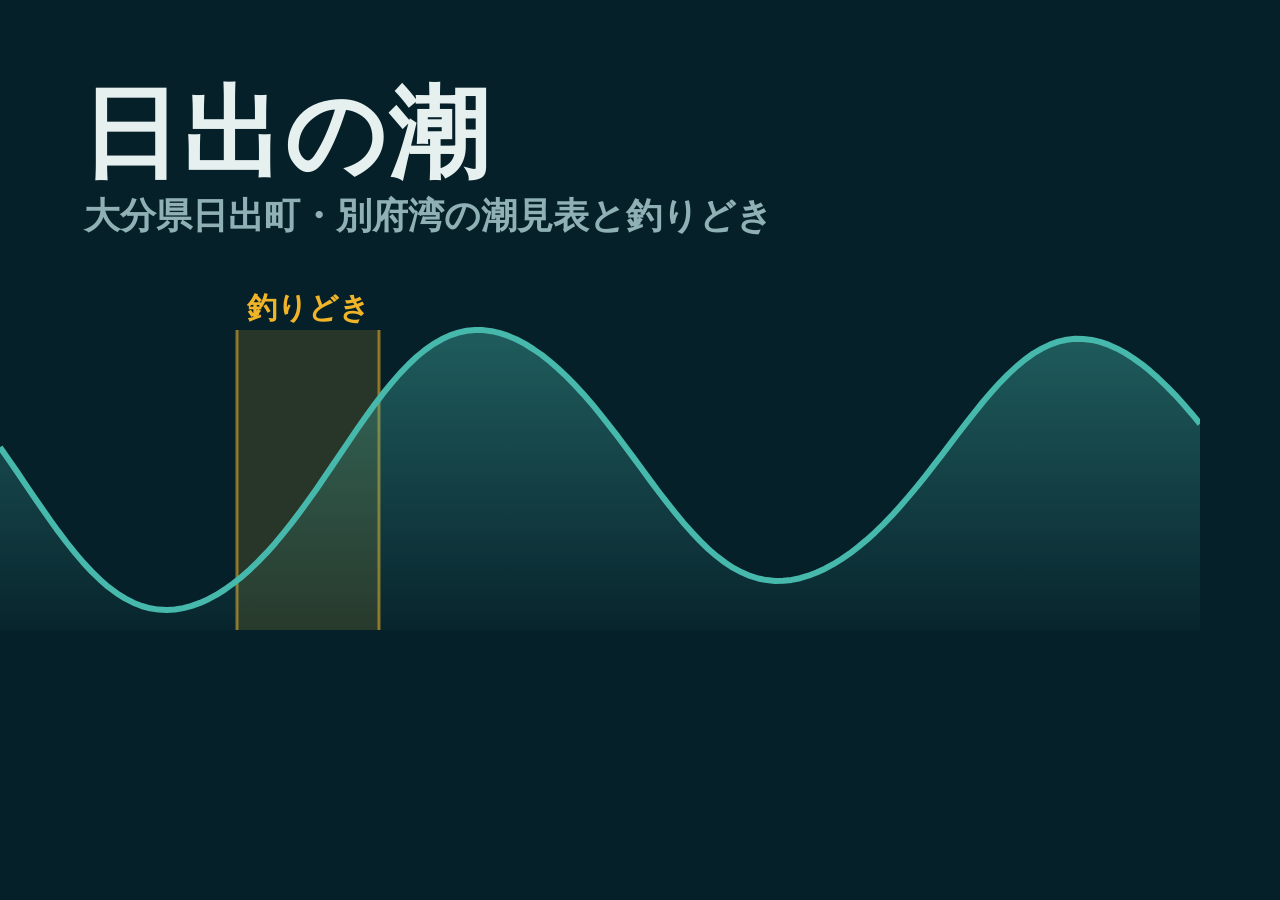
<file: tools/og.html>
<!DOCTYPE html>
<html lang="ja">
<head>
<meta charset="utf-8">
<style>
  * { margin: 0; padding: 0; }
  html, body { width: 1200px; height: 630px; overflow: hidden; background: #062029; }
  svg { display: block; }
  text { font-family: "Hiragino Sans", "Hiragino Kaku Gothic ProN", system-ui, sans-serif; }
</style>
</head>
<body>
<svg width="1200" height="630" viewBox="0 0 1200 630" xmlns="http://www.w3.org/2000/svg">
  <defs>
    <linearGradient id="wave" x1="0" y1="0" x2="0" y2="1">
      <stop offset="0" stop-color="#46b8ac" stop-opacity=".40"/>
      <stop offset="1" stop-color="#46b8ac" stop-opacity=".03"/>
    </linearGradient>
  </defs>

  <rect width="1200" height="630" fill="#062029"/>

  <!-- その日いちばんの釣りどき（2026-09-13 の 04:44-07:34） -->
  <rect x="237" y="330" width="142" height="300" fill="#f0b429" opacity=".14"/>
  <line x1="237" y1="330" x2="237" y2="630" stroke="#f0b429" stroke-width="3" opacity=".55"/>
  <line x1="379" y1="330" x2="379" y2="630" stroke="#f0b429" stroke-width="3" opacity=".55"/>
  <text x="308" y="318" fill="#f0b429" font-size="30" font-weight="800" text-anchor="middle">釣りどき</text>

  <!-- 潮位カーブ（2026-09-13・大潮・干満差179cm の実際の推算） -->
  <path d="M0.0 447.2L8.3 459.1L16.7 471.3L25.0 483.6L33.3 495.9L41.7 508.0L50.0 519.9L58.3 531.4L66.7 542.5L75.0 552.9L83.3 562.6L91.7 571.6L100.0 579.7L108.3 586.9L116.7 593.2L125.0 598.4L133.3 602.7L141.7 606.0L150.0 608.3L158.3 609.6L166.7 610.0L175.0 609.5L183.3 608.1L191.7 605.9L200.0 602.9L208.3 599.2L216.7 594.7L225.0 589.4L233.3 583.4L241.7 576.8L250.0 569.4L258.3 561.4L266.7 552.7L275.0 543.4L283.3 533.4L291.7 522.9L300.0 511.9L308.3 500.5L316.7 488.7L325.0 476.5L333.3 464.3L341.7 451.9L350.0 439.6L358.3 427.4L366.7 415.6L375.0 404.1L383.3 393.2L391.7 382.9L400.0 373.4L408.3 364.7L416.7 356.8L425.0 350.0L433.3 344.1L441.7 339.3L450.0 335.4L458.3 332.6L466.7 330.8L475.0 330.0L483.3 330.1L491.7 331.2L500.0 333.1L508.3 335.9L516.7 339.5L525.0 343.9L533.3 349.1L541.7 354.9L550.0 361.5L558.3 368.7L566.7 376.6L575.0 385.1L583.3 394.1L591.7 403.7L600.0 413.8L608.3 424.3L616.7 435.1L625.0 446.2L633.3 457.4L641.7 468.8L650.0 480.1L658.3 491.2L666.7 502.1L675.0 512.6L683.3 522.7L691.7 532.1L700.0 540.9L708.3 549.0L716.7 556.2L725.0 562.5L733.3 567.9L741.7 572.3L750.0 575.9L758.3 578.5L766.7 580.1L775.0 580.9L783.3 580.8L791.7 579.9L800.0 578.2L808.3 575.7L816.7 572.5L825.0 568.7L833.3 564.2L841.7 559.0L850.0 553.3L858.3 546.9L866.7 539.9L875.0 532.4L883.3 524.3L891.7 515.7L900.0 506.5L908.3 496.9L916.7 486.9L925.0 476.6L933.3 465.9L941.7 455.1L950.0 444.1L958.3 433.2L966.7 422.4L975.0 411.8L983.3 401.5L991.7 391.8L1000.0 382.6L1008.3 374.1L1016.7 366.4L1025.0 359.5L1033.3 353.5L1041.7 348.6L1050.0 344.6L1058.3 341.6L1066.7 339.7L1075.0 338.8L1083.3 338.9L1091.7 339.9L1100.0 341.9L1108.3 344.7L1116.7 348.4L1125.0 352.9L1133.3 358.2L1141.7 364.2L1150.0 370.9L1158.3 378.3L1166.7 386.3L1175.0 394.8L1183.3 404.0L1191.7 413.7L1200.0 423.8L1200 630L0 630Z" fill="url(#wave)"/>
  <path d="M0.0 447.2L8.3 459.1L16.7 471.3L25.0 483.6L33.3 495.9L41.7 508.0L50.0 519.9L58.3 531.4L66.7 542.5L75.0 552.9L83.3 562.6L91.7 571.6L100.0 579.7L108.3 586.9L116.7 593.2L125.0 598.4L133.3 602.7L141.7 606.0L150.0 608.3L158.3 609.6L166.7 610.0L175.0 609.5L183.3 608.1L191.7 605.9L200.0 602.9L208.3 599.2L216.7 594.7L225.0 589.4L233.3 583.4L241.7 576.8L250.0 569.4L258.3 561.4L266.7 552.7L275.0 543.4L283.3 533.4L291.7 522.9L300.0 511.9L308.3 500.5L316.7 488.7L325.0 476.5L333.3 464.3L341.7 451.9L350.0 439.6L358.3 427.4L366.7 415.6L375.0 404.1L383.3 393.2L391.7 382.9L400.0 373.4L408.3 364.7L416.7 356.8L425.0 350.0L433.3 344.1L441.7 339.3L450.0 335.4L458.3 332.6L466.7 330.8L475.0 330.0L483.3 330.1L491.7 331.2L500.0 333.1L508.3 335.9L516.7 339.5L525.0 343.9L533.3 349.1L541.7 354.9L550.0 361.5L558.3 368.7L566.7 376.6L575.0 385.1L583.3 394.1L591.7 403.7L600.0 413.8L608.3 424.3L616.7 435.1L625.0 446.2L633.3 457.4L641.7 468.8L650.0 480.1L658.3 491.2L666.7 502.1L675.0 512.6L683.3 522.7L691.7 532.1L700.0 540.9L708.3 549.0L716.7 556.2L725.0 562.5L733.3 567.9L741.7 572.3L750.0 575.9L758.3 578.5L766.7 580.1L775.0 580.9L783.3 580.8L791.7 579.9L800.0 578.2L808.3 575.7L816.7 572.5L825.0 568.7L833.3 564.2L841.7 559.0L850.0 553.3L858.3 546.9L866.7 539.9L875.0 532.4L883.3 524.3L891.7 515.7L900.0 506.5L908.3 496.9L916.7 486.9L925.0 476.6L933.3 465.9L941.7 455.1L950.0 444.1L958.3 433.2L966.7 422.4L975.0 411.8L983.3 401.5L991.7 391.8L1000.0 382.6L1008.3 374.1L1016.7 366.4L1025.0 359.5L1033.3 353.5L1041.7 348.6L1050.0 344.6L1058.3 341.6L1066.7 339.7L1075.0 338.8L1083.3 338.9L1091.7 339.9L1100.0 341.9L1108.3 344.7L1116.7 348.4L1125.0 352.9L1133.3 358.2L1141.7 364.2L1150.0 370.9L1158.3 378.3L1166.7 386.3L1175.0 394.8L1183.3 404.0L1191.7 413.7L1200.0 423.8" fill="none" stroke="#46b8ac" stroke-width="6" stroke-linejoin="round"/>

  <text x="80" y="168" fill="#e6f0ef" font-size="100" font-weight="800" letter-spacing="2">日出の潮</text>
  <text x="84" y="228" fill="#8fb0b4" font-size="36" font-weight="600">大分県日出町・別府湾の潮見表と釣りどき</text>
</svg>
</body>
</html>
</file>
